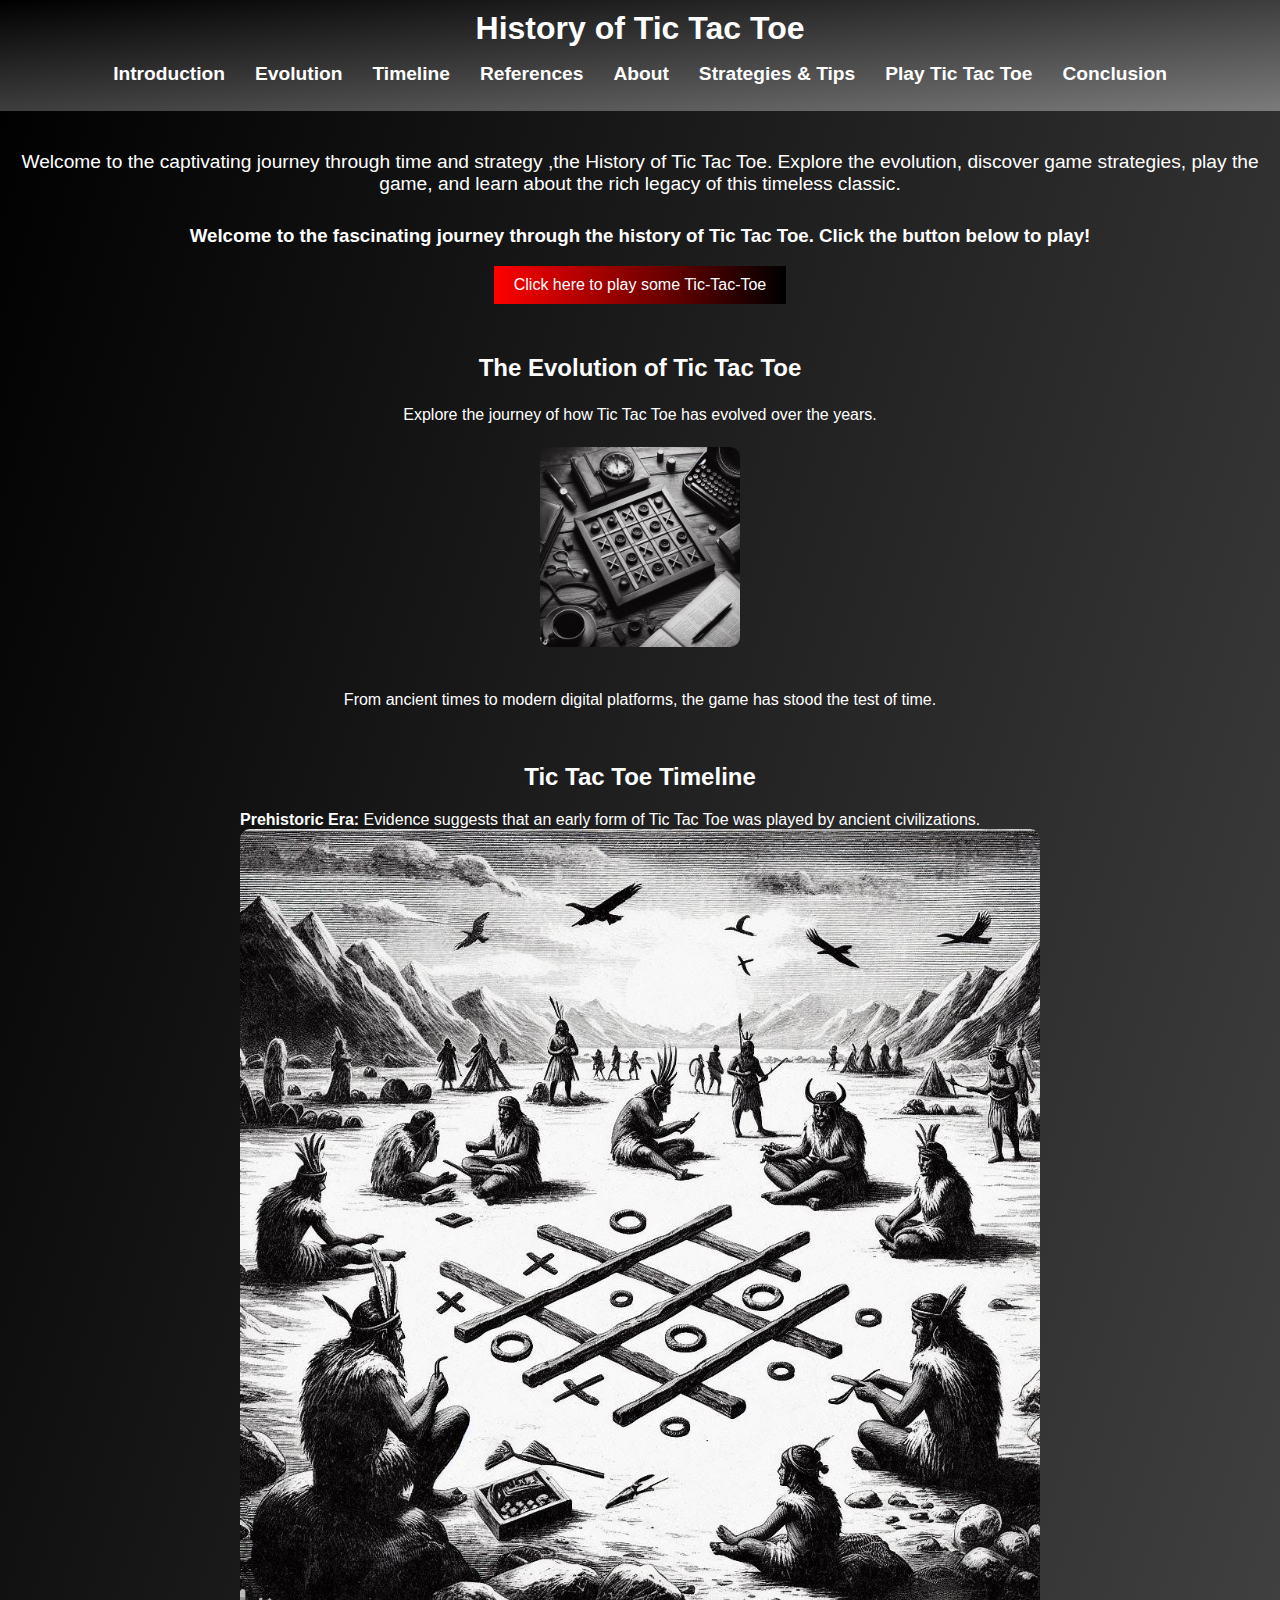
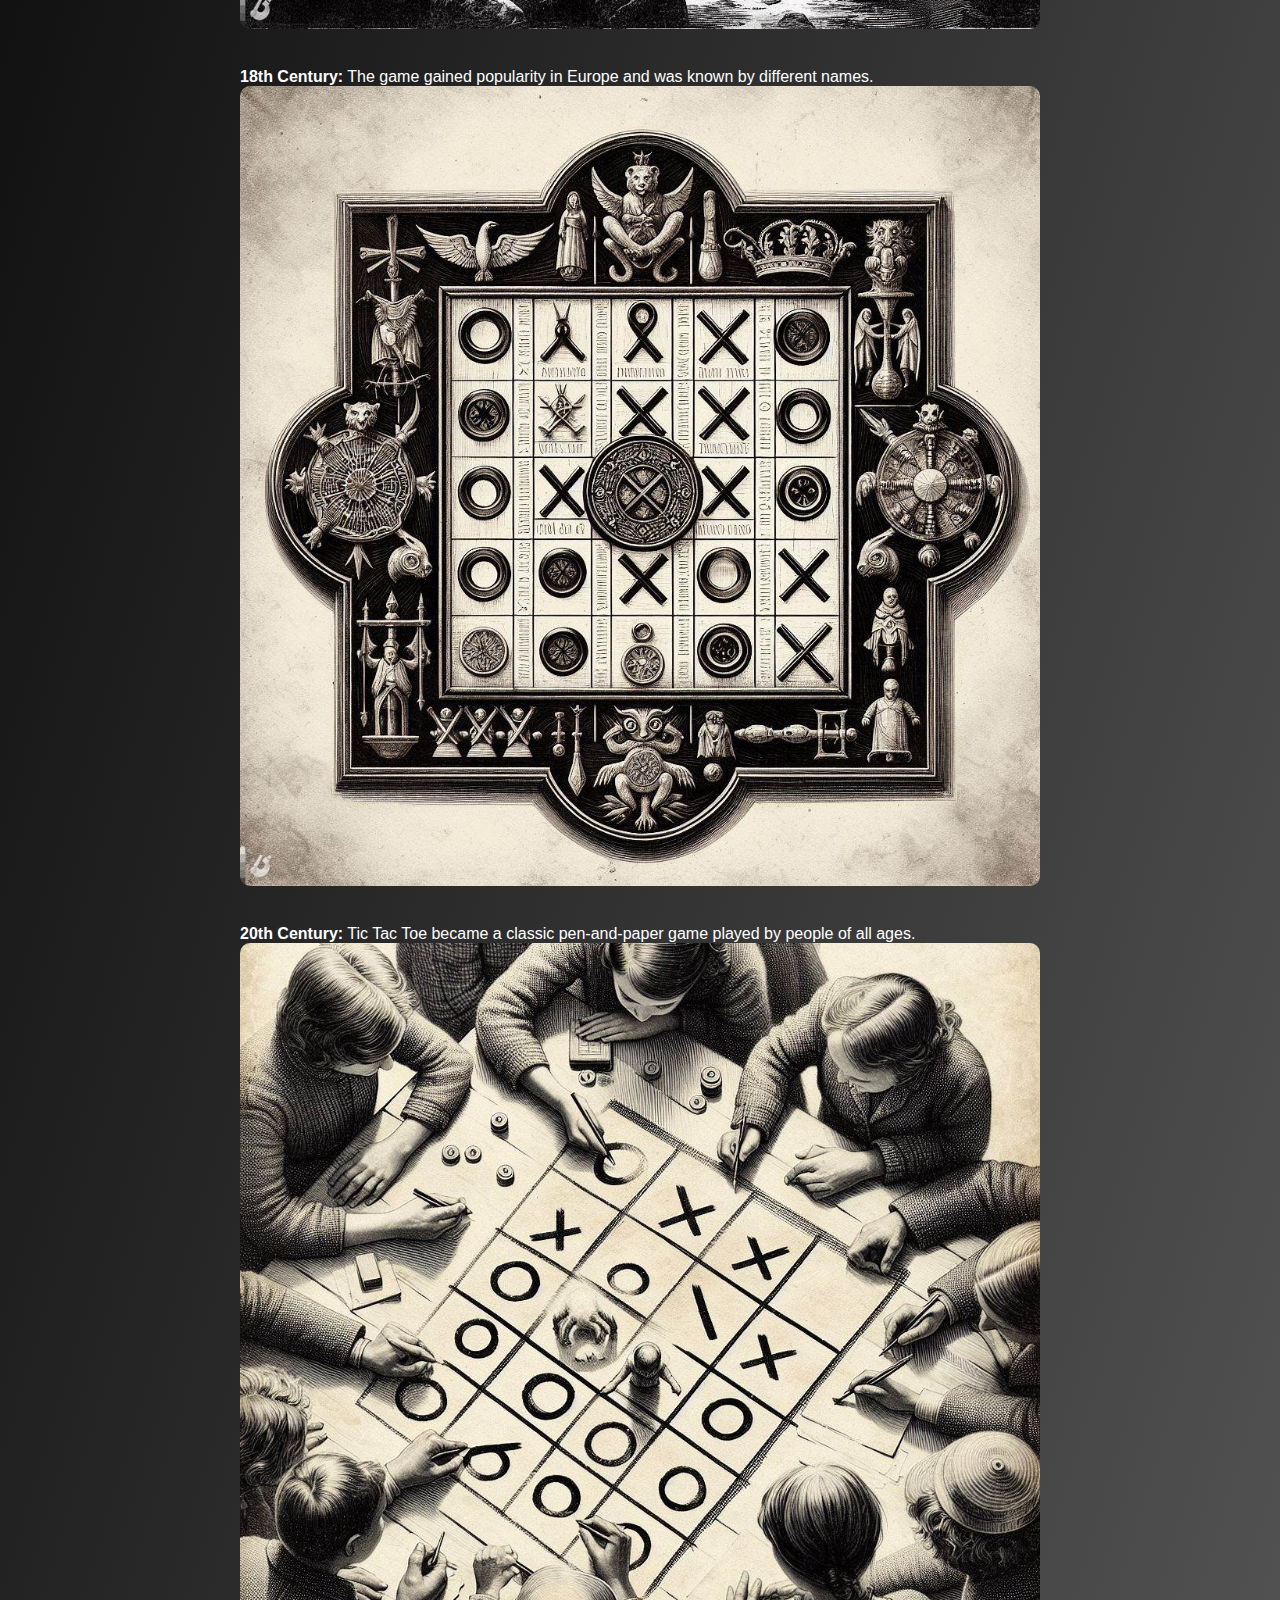
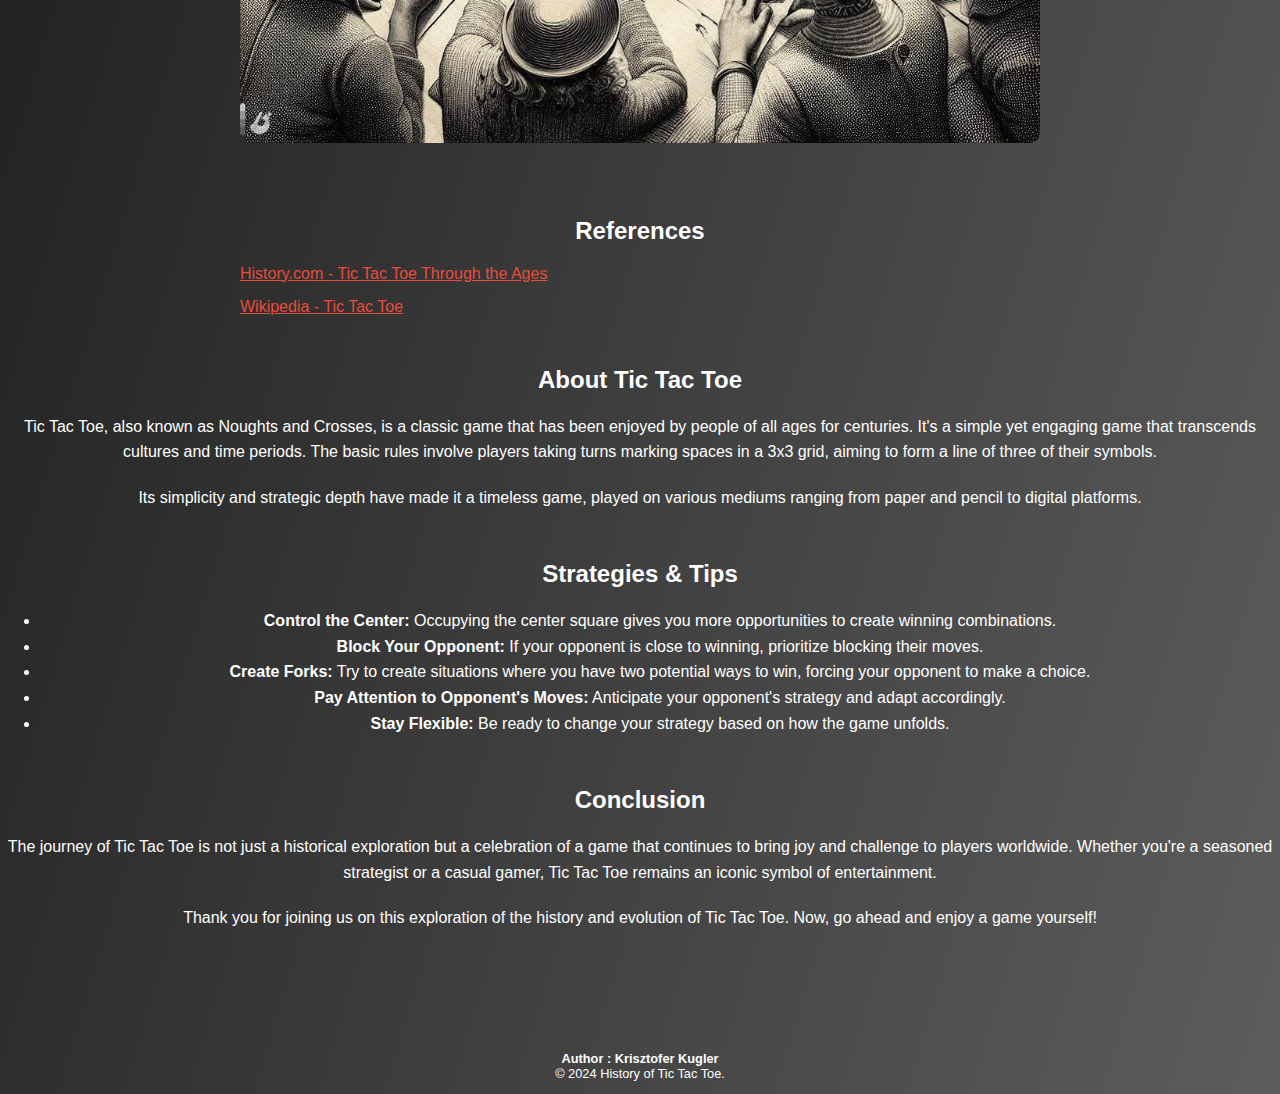
<file: index.html>
<!DOCTYPE html>
<html lang="en">
<head>
    <meta charset="UTF-8">
    <meta name="viewport" content="width=device-width, initial-scale=1.0">
    <link rel="stylesheet" href="./css/mainpagestyle.css">
    <title>History of Tic Tac Toe</title>
</head>
<body>
    <header>
        <h1>History of Tic Tac Toe</h1>
        <nav>
            <ul>
                <li><a href="#intro">Introduction</a></li>
                <li><a href="#historySection">Evolution</a></li>
                <li><a href="#timelineSection">Timeline</a></li>
                <li><a href="#referencesSection">References</a></li>
                <li><a href="#aboutSection">About</a></li>
                <li><a href="#strategiesSection">Strategies & Tips</a></li>
                <li><a href="#interactiveSection">Play Tic Tac Toe</a></li>
                <li><a href="#conclusionSection">Conclusion</a></li>
            </ul>
        </nav>
    </header>

    <main>
        <p id="introduction">
            Welcome to the captivating journey through time and strategy ,the History of Tic Tac Toe.
            Explore the evolution, discover game strategies, play the game, and learn about the rich legacy of this timeless classic.
        </p>

        <section id="intro">
            <h3>Welcome to the fascinating journey through the history of Tic Tac Toe. Click the button below to play!</h3>
            <button onclick="window.open('./game.html', '_blank')">Click here to play some Tic-Tac-Toe</button>
        </section>

        <section id="historySection">
            <h2>The Evolution of Tic Tac Toe</h2>
            <p>Explore the journey of how Tic Tac Toe has evolved over the years.</p>
            <img src="./media/tic_tac_toe_evolution.jpg" alt="Tic Tac Toe Evolution" width="200" height="200">
            <p>From ancient times to modern digital platforms, the game has stood the test of time.</p>
        </section>

        <section id="timelineSection">
            <h2>Tic Tac Toe Timeline</h2>
            <ul id="timelineList">
                <li>
                    <strong>Prehistoric Era:</strong> Evidence suggests that an early form of Tic Tac Toe was played by ancient civilizations.
                    <img src="./media/prehistoric_tic_tac_toe.jpg" alt="Prehistoric Tic Tac Toe" >
                </li>
                <li>
                    <strong>18th Century:</strong> The game gained popularity in Europe and was known by different names.
                    <img src="./media/18th_century_tic_tac_toe.jpg" alt="18th Century Tic Tac Toe" >
                </li>
                <li>
                    <strong>20th Century:</strong> Tic Tac Toe became a classic pen-and-paper game played by people of all ages.
                    <img src="./media/20th_century_tic_tac_toe.jpg" alt="20th Century Tic Tac Toe" >
                </li>
            </ul>
        </section>

        <section id="referencesSection">
            <h2>References</h2>
            <ul id="referencesList">
                <li>
                    <a href="https://www.history.com/" target="_blank">History.com - Tic Tac Toe Through the Ages</a>
                </li>
                <li>
                    <a href="https://en.wikipedia.org/wiki/Tic-tac-toe" target="_blank">Wikipedia - Tic Tac Toe</a>
                </li>
            </ul>
        </section>

        <section id="aboutSection">
            <h2>About Tic Tac Toe</h2>
            <p>Tic Tac Toe, also known as Noughts and Crosses, is a classic game that has been enjoyed by people of all ages for centuries. It's a simple yet engaging game that transcends cultures and time periods. The basic rules involve players taking turns marking spaces in a 3x3 grid, aiming to form a line of three of their symbols.</p>
            <p>Its simplicity and strategic depth have made it a timeless game, played on various mediums ranging from paper and pencil to digital platforms.</p>
        </section>

        <section id="strategiesSection">
            <h2>Strategies & Tips</h2>
            <ul>
                <li><strong>Control the Center:</strong> Occupying the center square gives you more opportunities to create winning combinations.</li>
                <li><strong>Block Your Opponent:</strong> If your opponent is close to winning, prioritize blocking their moves.</li>
                <li><strong>Create Forks:</strong> Try to create situations where you have two potential ways to win, forcing your opponent to make a choice.</li>
                <li><strong>Pay Attention to Opponent's Moves:</strong> Anticipate your opponent's strategy and adapt accordingly.</li>
                <li><strong>Stay Flexible:</strong> Be ready to change your strategy based on how the game unfolds.</li>
            </ul>
        </section>

        <section id="conclusionSection">
            <h2>Conclusion</h2>
            <p>The journey of Tic Tac Toe is not just a historical exploration but a celebration of a game that continues to bring joy and challenge to players worldwide. Whether you're a seasoned strategist or a casual gamer, Tic Tac Toe remains an iconic symbol of entertainment.</p>
            <p>Thank you for joining us on this exploration of the history and evolution of Tic Tac Toe. Now, go ahead and enjoy a game yourself!</p>
        </section>
    </main>

    <footer>
        <p><b>Author : Krisztofer Kugler</b><br>© 2024 History of Tic Tac Toe.</p>
    </footer>
</body>
</html>
</file>
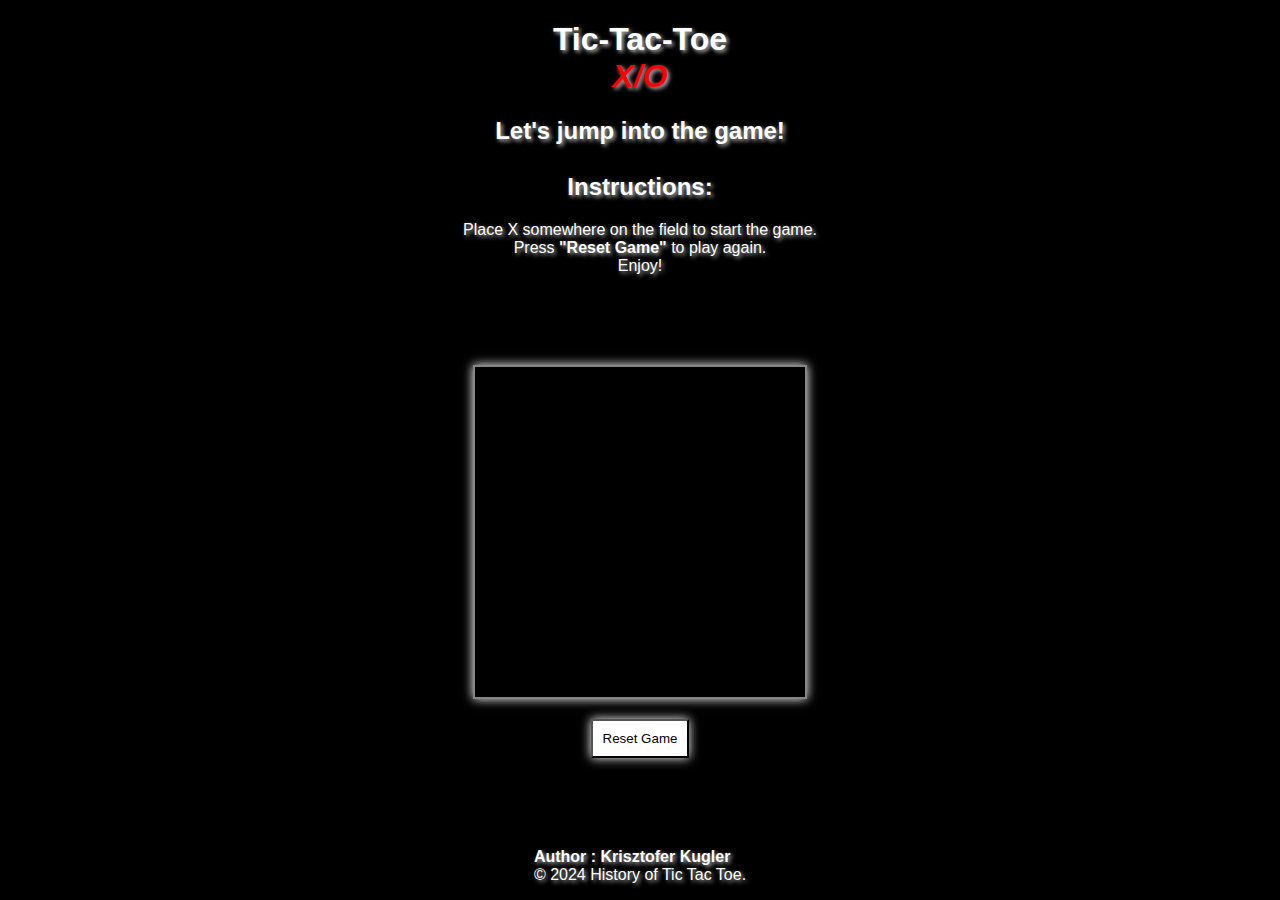
<file: game.html>
<!DOCTYPE html>
<html lang="en">
<head>
    <!-- Set character set and viewport for responsiveness -->
    <meta charset="UTF-8">
    <meta name="viewport" content="width=device-width, initial-scale=1.0">
    <!-- Link to external stylesheet -->
    <link rel="stylesheet" href="css/style.css">
    <!-- Set the title of the page -->
    <title>Tic Tac Toe</title>
</head>
<body>
    <header>
        <!-- Main title and game instructions -->
        <h1>
            Tic-Tac-Toe<br><em class="xo">X/O</em> <!-- H1 title-->
        </h1>
        <h2>
            Let's jump into the game!<br><br>Instructions:
        </h2>
        <p>Place X somewhere on the field to start the game.
            <br>Press <b>"Reset Game"</b> to play again.
            <br>Enjoy!</p>
    </header>
    <main>   
        <div class="content-container">
            <div id="board" class="board">
                <!-- Tic Tac Toe grid will be generated here dynamically -->
            </div>
            <button id="resetButton">Reset Game</button>
        </div>
    
        <!-- Include JavaScript file -->
        <script src="js/script.js"></script>
    </main> 
    <footer>
        <!-- Display the author's name in the footer -->
        <p><b>Author : Krisztofer Kugler</b><br>© 2024 History of Tic Tac Toe.</p>
    </footer>    
</body>
</html>
</file>
<file: css/mainpagestyle.css>
/* General styles for the entire body */
body {
    background: linear-gradient(to bottom right, #000, #5d5d5d);
    color: #fff;
    font-family: 'Arial', sans-serif;
    margin: 0;
}

/* Styles for the header section, including title and navigation */
header {
    background: linear-gradient(to bottom right, #000000, #7b7b7b);
    padding: 10px;
    text-align: center;
}

/* Title styles */
h1 {
    margin: 0;
    font-size: 2em;
}

/* Styles for navigation menu */
nav {
    margin-top: 10px;
    text-align: center;
}

/* Styles for the navigation list */
nav ul {
    list-style: none;
    padding: 0;
    display: flex;
    justify-content: center;
}

/* Styles for individual navigation items */
nav li {
    margin: 0 15px;
}

/* Styles for navigation links */
nav a {
    text-decoration: none;
    color: #fff;
    font-weight: bold;
    font-size: 1.2em;
    transition: color 0.3s ease-in-out;
}

/* Styles for navigation links on hover */
nav a:hover {
    color: #e74c3c; /* Red color on hover */
}

/* Styles for the main content section */
main {
    padding-top: 20px;
    padding-bottom: 50px;
    text-align: center;
}

/* Introduction paragraph styles */
#introduction {
    font-size: 1.2em;
    margin: 20px 0;
}

/* Styles for the play Tic Tac Toe section */
#intro {
    margin-top: 30px;
}

/* Button styles */
button {
    padding: 10px 20px;
    background: linear-gradient(to right, red, black);
    color: #fff;
    border: none;
    cursor: pointer;
    font-size: 1em;
}

/* Button styles on hover */
button:hover {
    background: linear-gradient(to right, black, red);
}

/* Styles for various sections in the main content */
#historySection,
#timelineSection,
#referencesSection,
#aboutSection,
#strategiesSection,
#interactiveSection,
#conclusionSection {
    text-align: center;
    margin-top: 50px;
}

/* Heading styles for different sections */
#historySection h2,
#timelineSection h2,
#referencesSection h2,
#aboutSection h2,
#strategiesSection h2,
#conclusionSection h2 {
    font-size: 1.5em;
}

/* Paragraph styles for different sections */
#historySection p,
#timelineSection p,
#referencesSection p,
#aboutSection p,
#strategiesSection ul,
#conclusionSection p {
    margin-bottom: 20px;
    line-height: 1.6;
}

/* Image styles for history and timeline sections */
#historySection img,
#timelineList img {
    max-width: 100%;
    height: auto;
    border-radius: 10px;
    margin-bottom: 20px;
}

/* List styles for timeline and references sections */
#timelineList,
#referencesList {
    list-style: none;
    padding: 0;
    text-align: left;
    margin: 0 auto;
    max-width: 800px; 
}

/* List item styles for timeline and references sections */
#timelineList li,
#referencesList li {
    margin-bottom: 15px;
}

/* Link styles for references section */
#referencesList a {
    color: #e74c3c; 
}

/* Footer styles */
footer {
    text-align: center;
    margin-top: 50px;
    font-size: 0.8em;
}

/* Media query for responsiveness */
@media screen and (max-width: 950px) {
    nav ul {
        flex-direction: column;
        align-items: center;
    }

    nav li {
        margin: 10px 0;
    }
}
</file>
<file: css/style.css>
/* Reset default margin and padding, set height to 100% */
body, html {
    margin: 0;
    padding: 0;
    height: 100%;
}

/* Style for player X/O in red */
.xo {
    color: red;
}

/* Styling for the entire body */
body {
    font-family: Arial, sans-serif;
    text-shadow: 2px 2px 4px rgba(255, 255, 255, 0.744);
    display: flex;
    flex-direction: column;
    align-items: center;
    justify-content: center;
    min-height: 100vh;
    background-color: #000000;
    color: white;
}

/* Center align text in the header */
header {
    text-align: center;
}

/* Styling for the main content */
main {
    display: flex;
    flex-direction: column;
    align-items: center;
    justify-content: center;
    height: 100%;
}

/* Styling for the content container */
.content-container {
    text-align: center;
}

/* Styling for the game board */
.board {
    display: grid;
    grid-template-columns: repeat(3, 100px);
    grid-gap: 5px;
    background-color: #000000;
    padding: 10px;
    border: 2px solid #ffffff86;
    box-shadow: 0 0 10px rgb(255, 255, 255);
}

/* Styling for each cell in the game board */
.cell {
    width: 100px;
    height: 100px;
    text-align: center;
    line-height: 100px;
    font-size: 24px;
    cursor: pointer;
}

/* Hover effect for cells */
.cell:hover {
    background-color: #7e7e7e44;
}

/* Styling for the reset button */
button {
    margin-top: 10px;
    background-color: white;
    color: black;
    padding: 10px;
    margin-top: 20px;
    cursor: pointer;
    box-shadow: 0 0 10px rgb(255, 255, 255);
}
</file>
